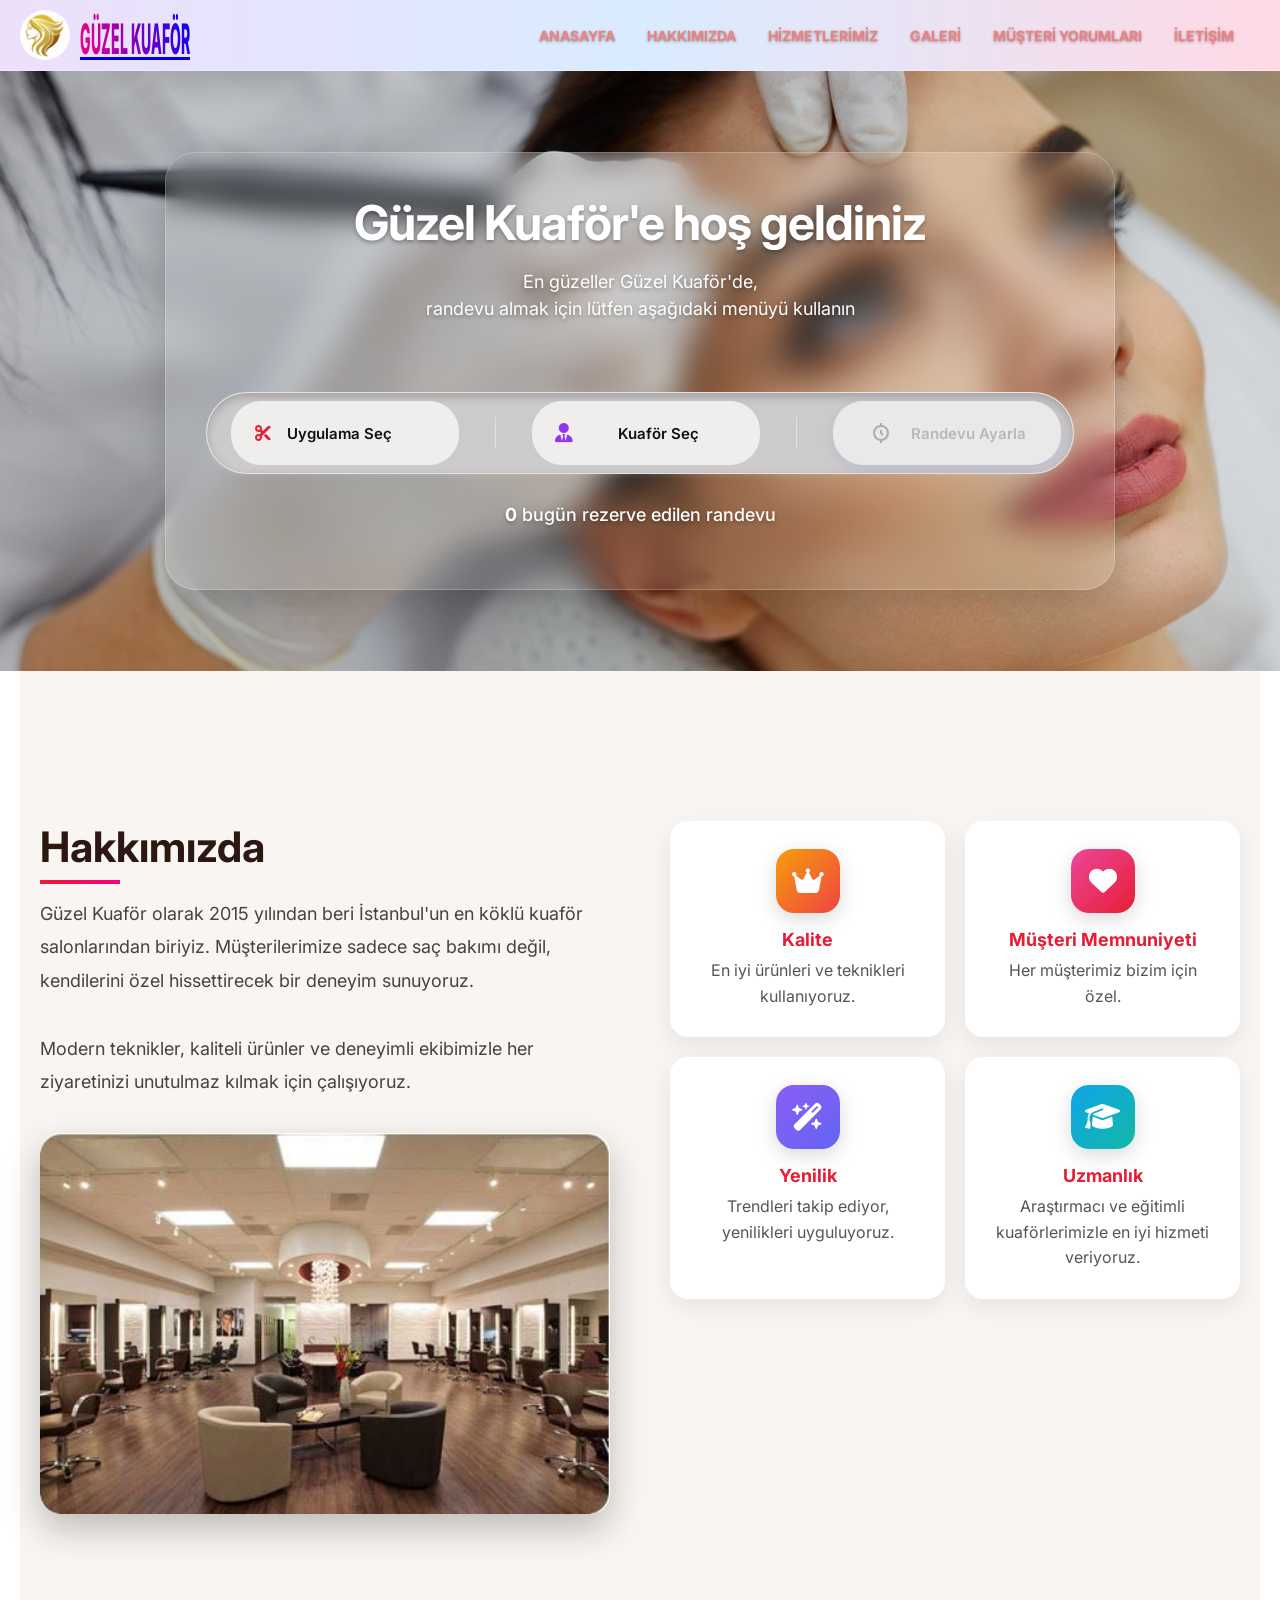
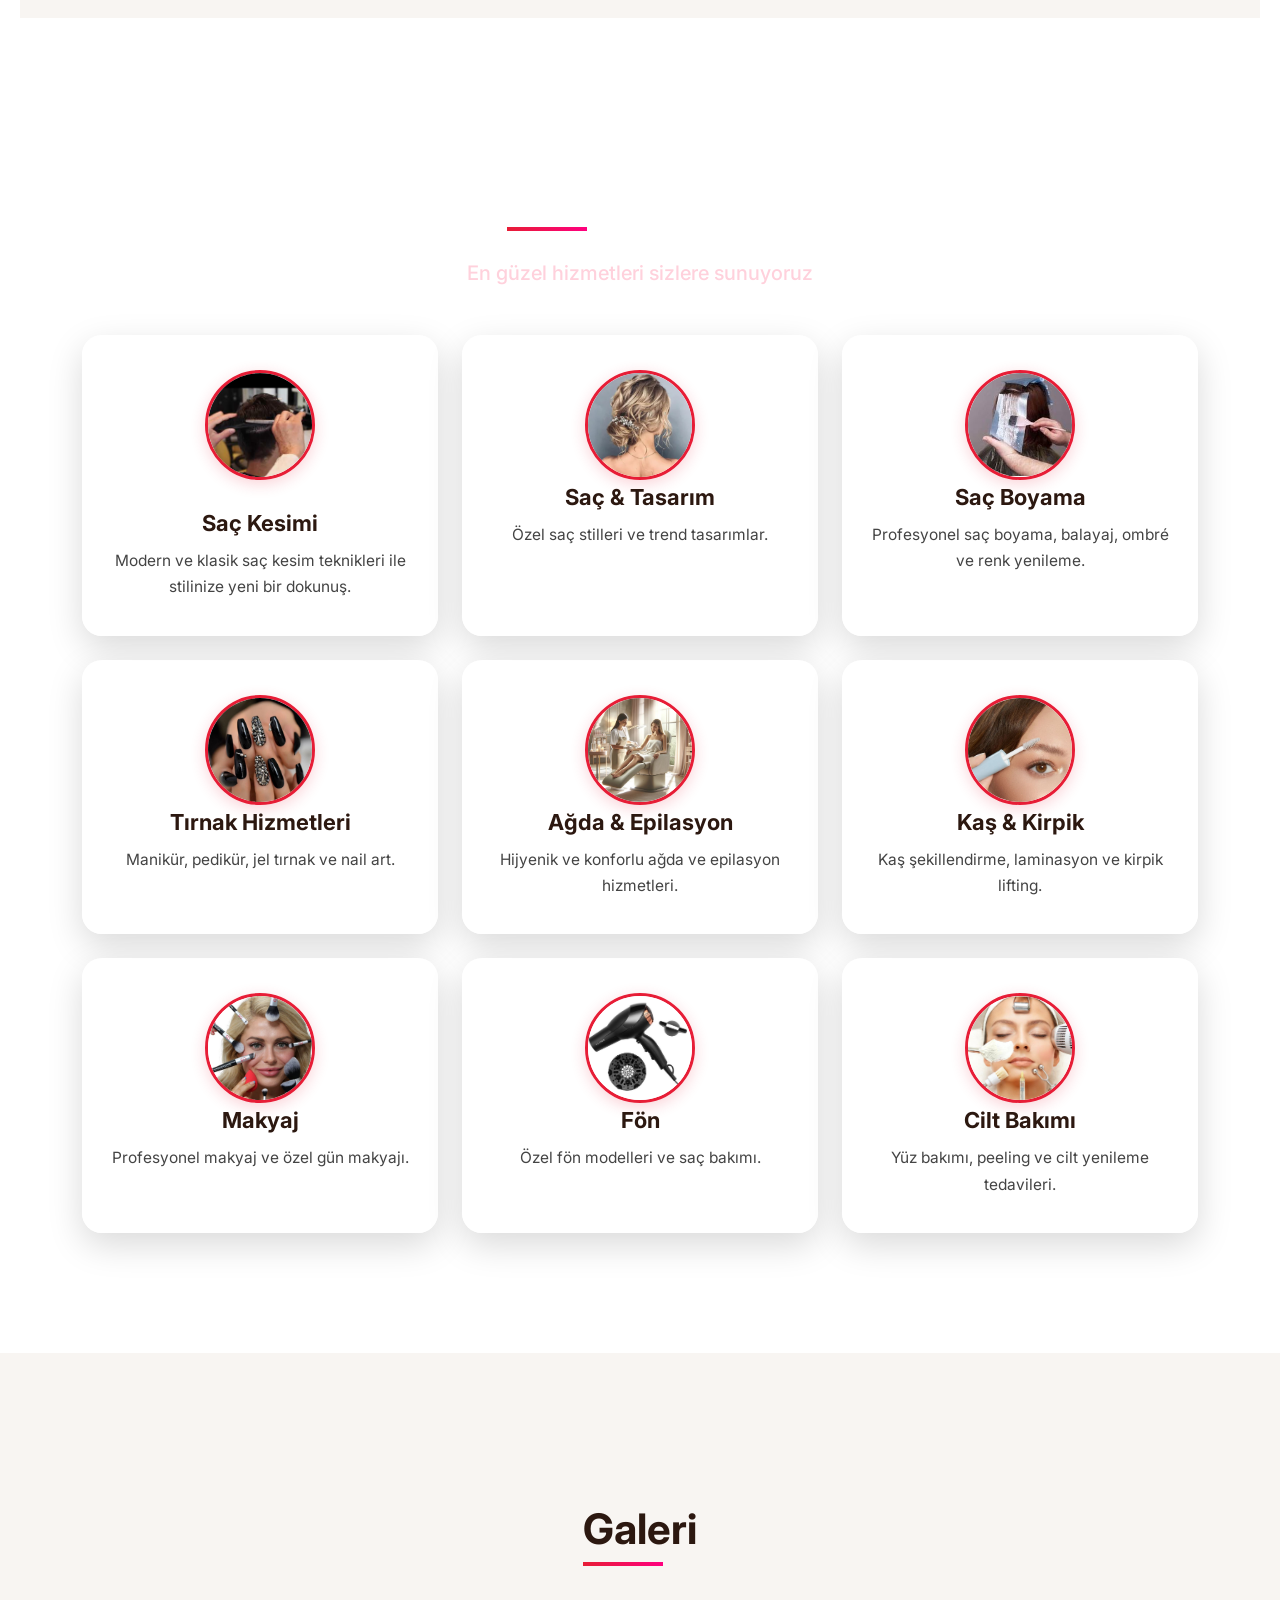
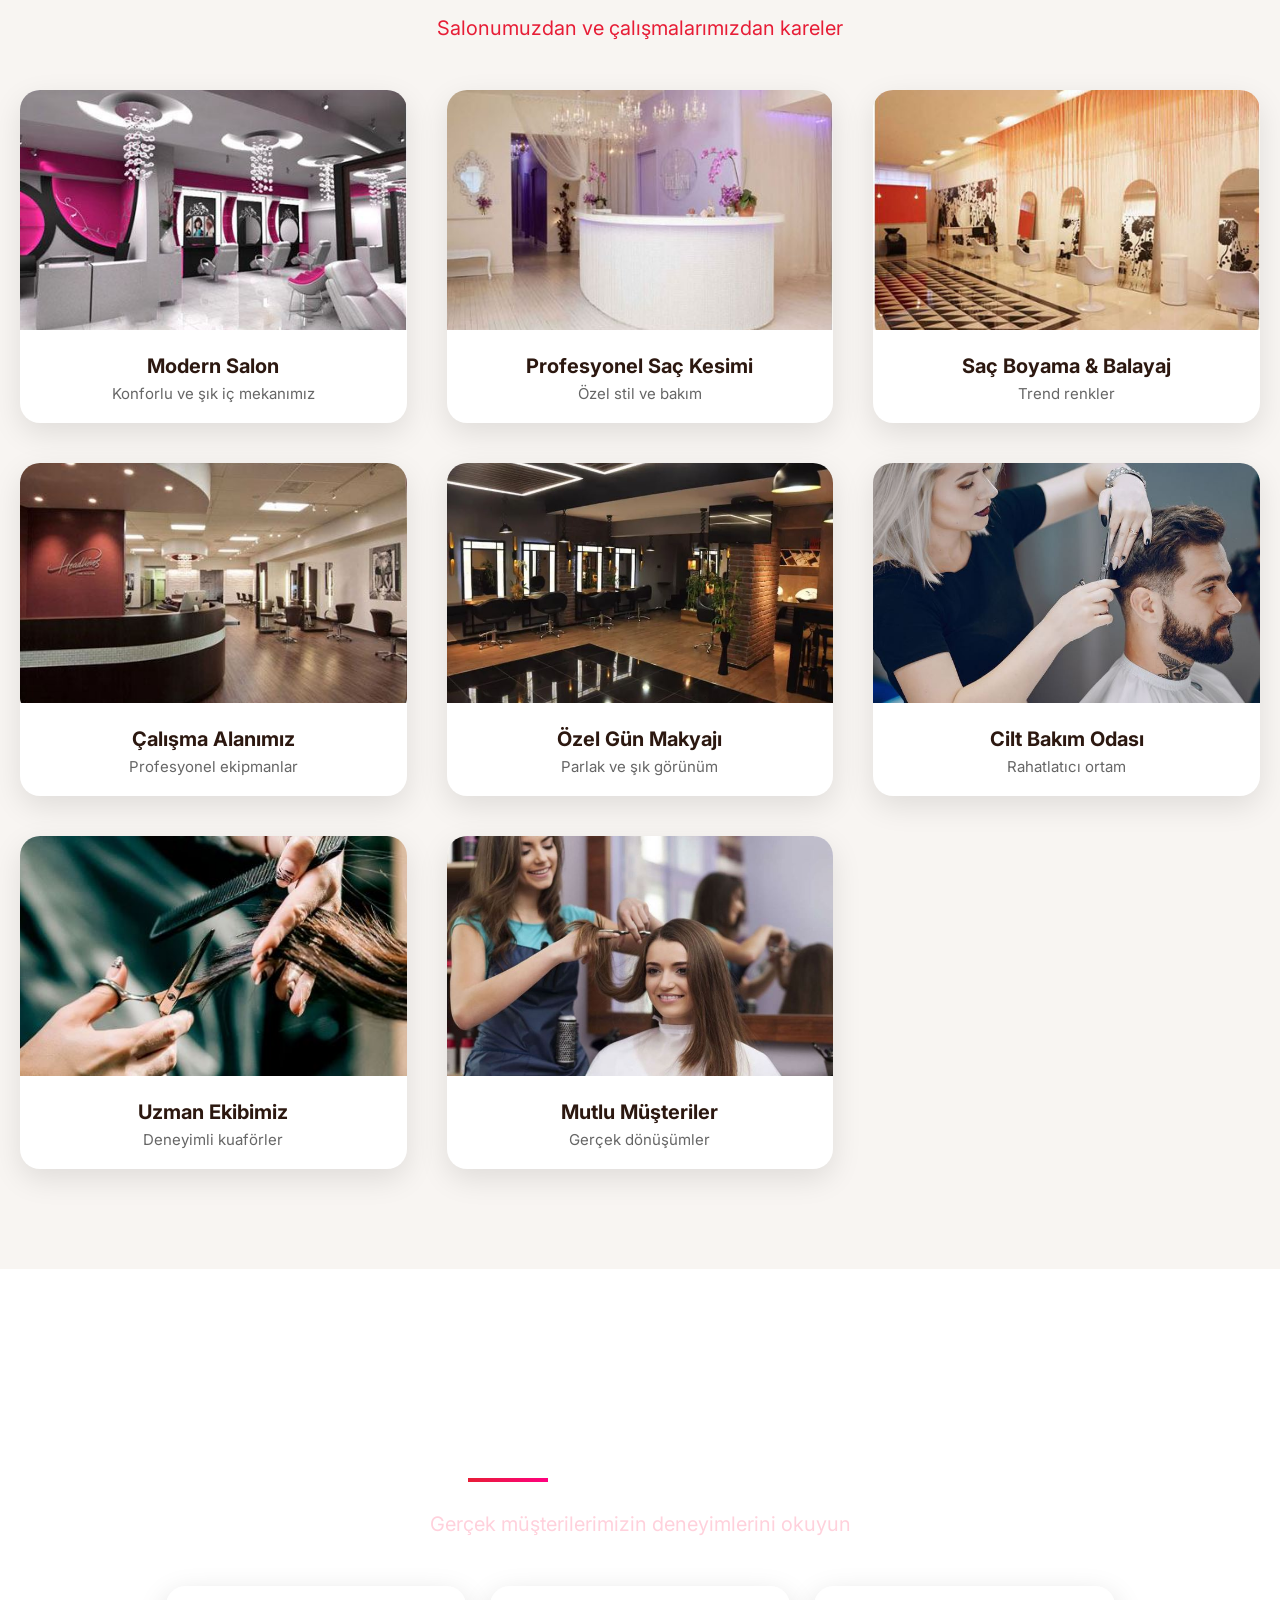
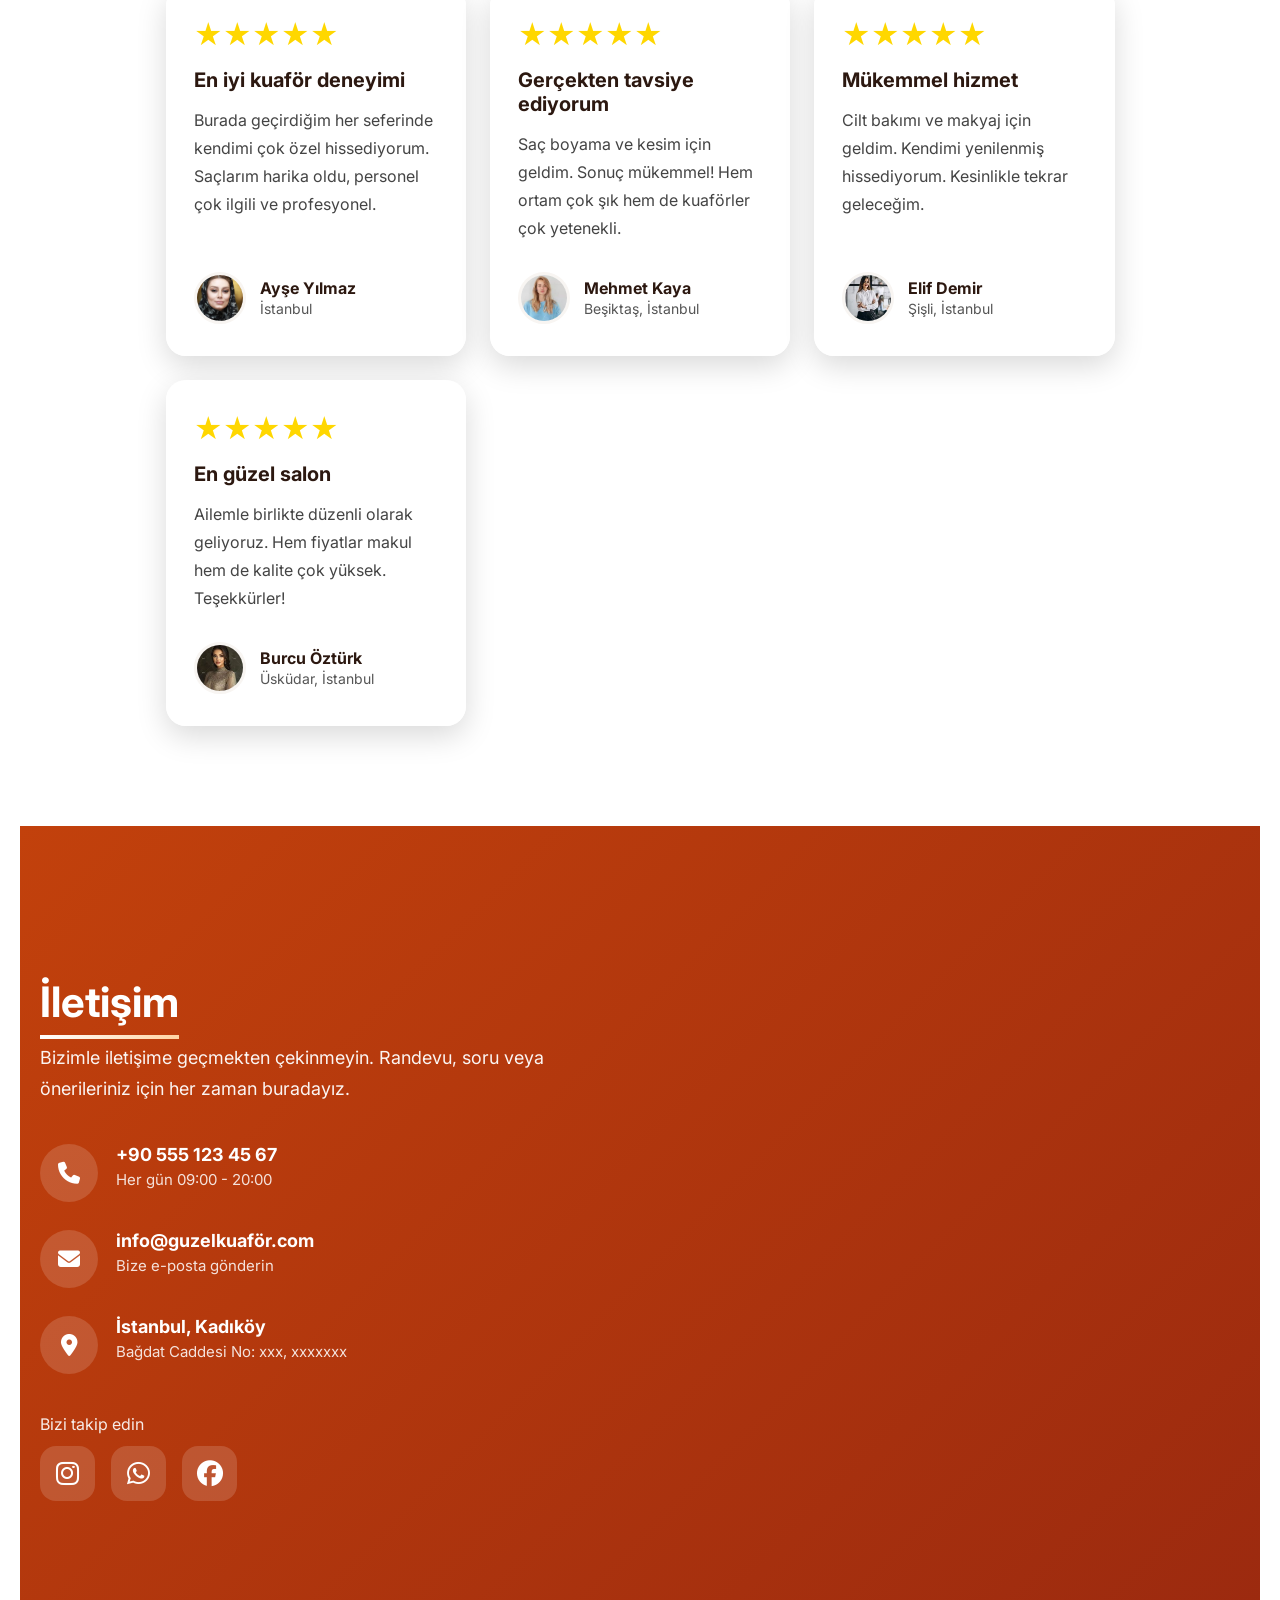
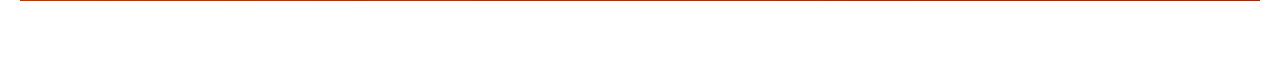
<file: index.html>
<!doctype html>
<html lang="tr">
  <head>
    <meta charset="UTF-8" />
    <meta name="viewport" content="width=device-width, initial-scale=1.0" />
    <meta name="google" content="notranslate" />
    <title>Güzel Kuaför</title>
    <link
      href="https://fonts.googleapis.com/css2?family=Inter:wght@400;500;600;700;800&display=swap"
      rel="stylesheet"
    />
    <link
      rel="stylesheet"
      href="https://cdnjs.cloudflare.com/ajax/libs/font-awesome/6.4.0/css/all.min.css"
    />
    <link rel="stylesheet" href="style.css" />
  </head>
  <body>
    <!-- هدر اصلی -->

    <header>
      <a href="#" class="logo-section">
        <img src="./pics/logo3.JPG" alt="Logo" class="site-logo" />
        <div class="gradient-text brand-name">GÜZEL KUAFÖR</div>
      </a>
      <button class="hamburger-menu" onclick="toggleMenu()">
        <i class="fa-solid fa-bars"></i>
      </button>

      <ul class="main-navigation-menu" id="mainMenu">
        <li class="menu-link-item"><a href="#">ANASAYFA</a></li>
        <li class="menu-link-item"><a href="#hakkimizda">HAKKIMIZDA</a></li>
        <li class="menu-link-item"><a href="#hizmetler">Hizmetlerimiz</a></li>
        <li class="menu-link-item"><a href="#galeri">Galeri</a></li>
        <li class="menu-link-item">
          <a href="#yorumlar">Müşteri Yorumları</a>
        </li>
        <li class="menu-link-item"><a href="#iletisim">İLETİŞİM</a></li>
      </ul>
    </header>

    <!-- لایه تاریک منوی موبایل -->
    <div class="menu-overlay" id="menuOverlay" onclick="toggleMenu()"></div>

    <!-- بنر اصلی -->
    <section class="hero-banner-area">
      <div class="main-container">
        <h1>Güzel Kuaför'e hoş geldiniz</h1>
        <p>
          En güzeller Güzel Kuaför'de, <br />
          randevu almak için lütfen aşağıdaki menüyü kullanın
        </p>

        <div class="search-bar">
          <!-- انتخاب فعالیت -->
          <div class="dropdown-wrapper" id="aktiviteWrapper">
            <button class="search-item" type="button" id="aktiviteMainBtn">
              <span
                class="dynamic-avatar-placeholder"
                id="aktiviteIconContainer"
              >
                <i
                  class="fa-solid fa-scissors"
                  style="color: #e71d36; font-size: 16px"
                ></i>
              </span>
              <span id="selectedAktiviteText">Uygulama Seç</span>
            </button>
            <ul class="dropdown-menu" id="aktiviteMenu">
              <li data-icon="sac-kesimi">
                <i
                  class="fa-solid fa-scissors"
                  style="color: #e71d36; font-size: 16px"
                ></i
                ><span>Saç Kesimi</span>
              </li>
              <li data-icon="sac-tasarim">
                <i
                  class="fa-solid fa-wand-magic-sparkles"
                  style="color: #9333ea; font-size: 16px"
                ></i
                ><span>Saç & Tasarım</span>
              </li>
              <li data-icon="sac-boyama">
                <i
                  class="fa-solid fa-palette"
                  style="color: #f59e0b; font-size: 16px"
                ></i
                ><span>Saç Boyama</span>
              </li>
              <li data-icon="tirnak">
                <i
                  class="fa-solid fa-hand-sparkles"
                  style="color: #ec4899; font-size: 16px"
                ></i
                ><span>Tırnak Hizmetleri</span>
              </li>
              <li data-icon="agda">
                <i
                  class="fa-solid fa-leaf"
                  style="color: #16a34a; font-size: 16px"
                ></i
                ><span>Ağda & Epilasyon</span>
              </li>
              <li data-icon="kas-kirpik">
                <i
                  class="fa-solid fa-eye"
                  style="color: #0ea5e9; font-size: 16px"
                ></i
                ><span>Kaş & Kirpik</span>
              </li>
              <li data-icon="makyaj">
                <i
                  class="fa-solid fa-paintbrush"
                  style="color: #f43f5e; font-size: 16px"
                ></i
                ><span>Makyaj</span>
              </li>
              <li data-icon="fon">
                <i
                  class="fa-solid fa-wind"
                  style="color: #6366f1; font-size: 16px"
                ></i
                ><span>Fön</span>
              </li>
              <li data-icon="cilt">
                <i
                  class="fa-solid fa-spa"
                  style="color: #14b8a6; font-size: 16px"
                ></i
                ><span>Cilt Bakımı</span>
              </li>
            </ul>
          </div>

          <div class="divider"></div>

          <!-- انتخاب آرایشگر -->
          <div class="dropdown-wrapper" id="kuaforWrapper">
            <button class="search-item" type="button" id="kuaforMainBtn">
              <span class="dynamic-avatar-placeholder" id="kuaforIconContainer">
                <i
                  class="fa-solid fa-user-tie"
                  style="color: #9333ea; font-size: 20px"
                ></i>
              </span>
              <span id="selectedKuaforText">Kuaför Seç</span>
            </button>
            <ul class="dropdown-menu" id="kuaforMenu">
              <li>
                <img src="./pics/ahmad.JPG" class="avatar" alt="Ahmet" /><span
                  >Ahmet</span
                >
              </li>
              <li>
                <img src="./pics/mehmet.JPG" class="avatar" alt="Mehmet" /><span
                  >Mehmet</span
                >
              </li>
              <li>
                <img src="./pics/Ayse.JPG" class="avatar" alt="Ayşe" /><span
                  >Ayşe</span
                >
              </li>
              <li>
                <img src="./pics/burcu.JPG" class="avatar" alt="Burcu" /><span
                  >Burcu</span
                >
              </li>
              <li>
                <img src="./pics/Elif.JPG" class="avatar" alt="Elif" /><span
                  >Elif</span
                >
              </li>
              <li>
                <img src="./pics/nevin.JPG" class="avatar" alt="Nevin" /><span
                  >Nevin</span
                >
              </li>
            </ul>
          </div>

          <div class="divider"></div>

          <!-- دکمه رزرو -->
          <div class="dropdown-wrapper">
            <button
              class="search-item randevu-action-btn btn-disabled"
              type="button"
              id="openRandevuBtn"
            >
              <svg
                viewBox="0 0 24 24"
                fill="none"
                stroke="currentColor"
                stroke-width="2"
                style="margin-right: 6px"
              >
                <circle cx="12" cy="12" r="7"></circle>
                <polyline points="12 9 12 12 14 14"></polyline>
                <path d="M12 2v3M12 19v3"></path>
              </svg>
              <span>Randevu Ayarla</span>
            </button>
          </div>
        </div>

        <div class="stats-text">
          <strong id="liveStatsCount">0</strong> bugün rezerve edilen randevu
        </div>
      </div>
    </section>

    <!-- style="padding-top: 150px" -->
    <!-- ==================== HAKKIMIZDA BÖLÜMÜ ==================== -->

    <section id="hakkimizda" class="about-section" style="padding-top: 150px">
      <div class="about-container">
        <div class="about-content">
          <h2>Hakkımızda</h2>
          <p class="about-text">
            Güzel Kuaför olarak 2015 yılından beri İstanbul'un en köklü kuaför
            salonlarından biriyiz. Müşterilerimize sadece saç bakımı değil,
            kendilerini özel hissettirecek bir deneyim sunuyoruz.
          </p>
          <p class="about-text">
            Modern teknikler, kaliteli ürünler ve deneyimli ekibimizle her
            ziyaretinizi unutulmaz kılmak için çalışıyoruz.
          </p>
          <div class="about-image">
            <img src="./pics/hakkimizda.JPG" alt="Güzel Kuaför Salonu" />
          </div>
        </div>
        <div class="values">
          <div class="value-item">
            <div
              class="value-icon"
              style="background: linear-gradient(135deg, #f59e0b, #ef4444)"
            >
              <i class="fa-solid fa-crown"></i>
            </div>
            <h3>Kalite</h3>
            <p>En iyi ürünleri ve teknikleri kullanıyoruz.</p>
          </div>
          <div class="value-item">
            <div
              class="value-icon"
              style="background: linear-gradient(135deg, #ec4899, #e71d36)"
            >
              <i class="fa-solid fa-heart"></i>
            </div>
            <h3>Müşteri Memnuniyeti</h3>
            <p>Her müşterimiz bizim için özel.</p>
          </div>
          <div class="value-item">
            <div
              class="value-icon"
              style="background: linear-gradient(135deg, #8b5cf6, #6366f1)"
            >
              <i class="fa-solid fa-wand-magic-sparkles"></i>
            </div>
            <h3>Yenilik</h3>
            <p>Trendleri takip ediyor, yenilikleri uyguluyoruz.</p>
          </div>
          <div class="value-item">
            <div
              class="value-icon"
              style="background: linear-gradient(135deg, #0ea5e9, #14b8a6)"
            >
              <i class="fa-solid fa-graduation-cap"></i>
            </div>
            <h3>Uzmanlık</h3>
            <p>
              Araştırmacı ve eğitimli kuaförlerimizle en iyi hizmeti veriyoruz.
            </p>
          </div>
        </div>
      </div>
    </section>

    <!-- ==================== HİZMETLERİMİZ ==================== -->
    <section id="hizmetler" class="services-section" style="padding-top: 150px">
      <div class="services-container">
        <h2>Hizmetlerimiz</h2>
        <p class="services-subtitle" style="margin-top: 30px">
          En güzel hizmetleri sizlere sunuyoruz
        </p>

        <div class="services-grid">
          <div class="service-card">
            <div class="service-icon">
              <img src="./pics/sk.JPG" alt="Saç Kesimi" class="hizmetImg" />
            </div>
            <h3>Saç Kesimi</h3>
            <p>
              Modern ve klasik saç kesim teknikleri ile stilinize yeni bir
              dokunuş.
            </p>
          </div>

          <div class="service-card">
            <img src="./pics/ST.JPG" alt="Saç & Tasarım" class="hizmetImg" />
            <h3>Saç & Tasarım</h3>
            <p>Özel saç stilleri ve trend tasarımlar.</p>
          </div>

          <div class="service-card">
            <img src="./pics/sb.JPG" alt="Saç boya" class="hizmetImg" />
            <h3>Saç Boyama</h3>
            <p>Profesyonel saç boyama, balayaj, ombré ve renk yenileme.</p>
          </div>

          <div class="service-card">
            <img src="./pics/th.JPG" alt="tirnak" class="hizmetImg" />
            <h3>Tırnak Hizmetleri</h3>
            <p>Manikür, pedikür, jel tırnak ve nail art.</p>
          </div>

          <div class="service-card">
            <img src="./pics/ep.JPG" alt="epilasyon" class="hizmetImg" />
            <h3>Ağda & Epilasyon</h3>
            <p>Hijyenik ve konforlu ağda ve epilasyon hizmetleri.</p>
          </div>

          <div class="service-card">
            <img src="./pics/kk.JPG" alt="kas" class="hizmetImg" />
            <h3>Kaş & Kirpik</h3>
            <p>Kaş şekillendirme, laminasyon ve kirpik lifting.</p>
          </div>

          <div class="service-card">
            <img src="./pics/mak.JPG" alt="makyaj" class="hizmetImg" />
            <h3>Makyaj</h3>
            <p>Profesyonel makyaj ve özel gün makyajı.</p>
          </div>

          <div class="service-card">
            <img src="./pics/fon.JPG" alt="fon" class="hizmetImg" />
            <h3>Fön</h3>
            <p>Özel fön modelleri ve saç bakımı.</p>
          </div>

          <div class="service-card">
            <img src="./pics/cb.JPG" alt="cilt bakimi" class="hizmetImg" />
            <h3>Cilt Bakımı</h3>
            <p>Yüz bakımı, peeling ve cilt yenileme tedavileri.</p>
          </div>
        </div>
      </div>
    </section>

    <!-- ==================== GALERİ ==================== -->
    <section id="galeri" class="gallery-section" style="padding-top: 150px">
      <div class="gallery-container">
        <h2>Galeri</h2>
        <p class="gallery-subtitle" style="margin-top: 50px">
          Salonumuzdan ve çalışmalarımızdan kareler
        </p>

        <div class="gallery-grid">
          <!-- کارت 1 -->
          <div class="gallery-card">
            <img src="./pics/p1.JPG" alt="Kuaför Salonu İç Mekan" />
            <div class="gallery-info">
              <h3>Modern Salon</h3>
              <p>Konforlu ve şık iç mekanımız</p>
            </div>
          </div>

          <!-- کارت 2 -->
          <div class="gallery-card">
            <img src="./pics/p2.JPG" alt="Saç Kesimi" />
            <div class="gallery-info">
              <h3>Profesyonel Saç Kesimi</h3>
              <p>Özel stil ve bakım</p>
            </div>
          </div>

          <!-- کارت 3 -->
          <div class="gallery-card">
            <img src="./pics/p3.JPG" alt="Saç Boyama" />
            <div class="gallery-info">
              <h3>Saç Boyama & Balayaj</h3>
              <p>Trend renkler</p>
            </div>
          </div>

          <!-- کارت 4 -->
          <div class="gallery-card">
            <img src="./pics/p4.JPG" alt="Kuaför Aksesuarları" />
            <div class="gallery-info">
              <h3>Çalışma Alanımız</h3>
              <p>Profesyonel ekipmanlar</p>
            </div>
          </div>

          <!-- کارت 5 -->
          <div class="gallery-card">
            <img src="./pics/p5.JPG" alt="Makyaj" />
            <div class="gallery-info">
              <h3>Özel Gün Makyajı</h3>
              <p>Parlak ve şık görünüm</p>
            </div>
          </div>

          <!-- کارت 6 -->
          <div class="gallery-card">
            <img src="./pics/p6.JPG" alt="Cilt Bakımı" />
            <div class="gallery-info">
              <h3>Cilt Bakım Odası</h3>
              <p>Rahatlatıcı ortam</p>
            </div>
          </div>

          <!-- کارت 7 -->
          <div class="gallery-card">
            <img src="./pics/p7.JPG" alt="Ekibimiz" />
            <div class="gallery-info">
              <h3>Uzman Ekibimiz</h3>
              <p>Deneyimli kuaförler</p>
            </div>
          </div>

          <!-- کارت 8 -->
          <div class="gallery-card">
            <img src="./pics/p8.JPG" alt="Müşteri Memnuniyeti" />
            <div class="gallery-info">
              <h3>Mutlu Müşteriler</h3>
              <p>Gerçek dönüşümler</p>
            </div>
          </div>
        </div>
      </div>
    </section>

    <!-- ==================== MÜŞTERİ YORUMLARI ==================== -->
    <section id="yorumlar" class="reviews-section" style="padding-top: 150px">
      <div class="reviews-container">
        <h2>Müşteri Yorumları</h2>
        <p class="reviews-subtitle" style="margin-top: 30px">
          Gerçek müşterilerimizin deneyimlerini okuyun
        </p>

        <div class="reviews-grid">
          <!-- Yorum 1 ------>
          <div class="review-card">
            <div class="stars">★★★★★</div>
            <h3>En iyi kuaför deneyimi</h3>
            <p>
              Burada geçirdiğim her seferinde kendimi çok özel hissediyorum.
              Saçlarım harika oldu, personel çok ilgili ve profesyonel.
            </p>
            <div class="reviewer">
              <img src="./pics/yorum1.JPG" alt="Ayşe Yılmaz" />
              <div>
                <strong>Ayşe Yılmaz</strong>
                <span>İstanbul</span>
              </div>
            </div>
          </div>

          <!-- Yorum 2 -->
          <div class="review-card">
            <div class="stars">★★★★★</div>
            <h3>Gerçekten tavsiye ediyorum</h3>
            <p>
              Saç boyama ve kesim için geldim. Sonuç mükemmel! Hem ortam çok şık
              hem de kuaförler çok yetenekli.
            </p>
            <div class="reviewer">
              <img src="./pics/yorum2.JPG" alt="Mehmet Kaya" />
              <div>
                <strong>Mehmet Kaya</strong>
                <span>Beşiktaş, İstanbul</span>
              </div>
            </div>
          </div>

          <!-- Yorum 3 -->
          <div class="review-card">
            <div class="stars">★★★★★</div>
            <h3>Mükemmel hizmet</h3>
            <p>
              Cilt bakımı ve makyaj için geldim. Kendimi yenilenmiş
              hissediyorum. Kesinlikle tekrar geleceğim.
            </p>
            <div class="reviewer">
              <img src="./pics/yorum3.JPG" alt="Elif Demir" />
              <div>
                <strong>Elif Demir</strong>
                <span>Şişli, İstanbul</span>
              </div>
            </div>
          </div>

          <!-- Yorum 4 -->
          <div class="review-card">
            <div class="stars">★★★★★</div>
            <h3>En güzel salon</h3>
            <p>
              Ailemle birlikte düzenli olarak geliyoruz. Hem fiyatlar makul hem
              de kalite çok yüksek. Teşekkürler!
            </p>
            <div class="reviewer">
              <img src="./pics/yorum4.JPG" alt="Burcu Öztürk" />
              <div>
                <strong>Burcu Öztürk</strong>
                <span>Üsküdar, İstanbul</span>
              </div>
            </div>
          </div>
        </div>
      </div>
    </section>

    <!-- ==================== İLETİŞİM ==================== -->
    <section id="iletisim" class="contact-section" style="padding-top: 150px">
      <div class="contact-container">
        <div class="contact-content">
          <h2>İletişim</h2>
          <p class="contact-desc">
            Bizimle iletişime geçmekten çekinmeyin. Randevu, soru veya
            önerileriniz için her zaman buradayız.
          </p>

          <div class="contact-info">
            <!-- Telefon -->
            <div class="contact-item">
              <div class="icon-circle">
                <i
                  class="fa-solid fa-phone"
                  style="color: #fff; font-size: 22px"
                ></i>
              </div>
              <div>
                <strong>+90 555 123 45 67</strong>
                <span>Her gün 09:00 - 20:00</span>
              </div>
            </div>

            <!-- Email -->
            <div class="contact-item">
              <div class="icon-circle">
                <i
                  class="fa-solid fa-envelope"
                  style="color: #fff; font-size: 22px"
                ></i>
              </div>
              <div>
                <strong>info@guzelkuaför.com</strong>
                <span>Bize e-posta gönderin</span>
              </div>
            </div>

            <!-- Adres -->
            <div class="contact-item">
              <div class="icon-circle">
                <i
                  class="fa-solid fa-location-dot"
                  style="color: #fff; font-size: 22px"
                ></i>
              </div>
              <div>
                <strong>İstanbul, Kadıköy</strong>
                <span>Bağdat Caddesi No: xxx, xxxxxxx</span>
              </div>
            </div>
          </div>

          <!-- Sosyal Medya -->
          <div class="social-media">
            <p>Bizi takip edin</p>
            <div class="social-icons">
              <a href="#" class="social-btn" style="text-decoration: none"
                ><i
                  class="fa-brands fa-instagram"
                  style="color: #fff; font-size: 26px"
                ></i
              ></a>
              <a href="#" class="social-btn" style="text-decoration: none"
                ><i
                  class="fa-brands fa-whatsapp"
                  style="color: #fff; font-size: 26px"
                ></i
              ></a>
              <a href="#" class="social-btn" style="text-decoration: none"
                ><i
                  class="fa-brands fa-facebook"
                  style="color: #fff; font-size: 26px"
                ></i
              ></a>
            </div>
          </div>
        </div>

        <!-- Harita (Lokasyon) -->
        <div class="contact-map">
          <iframe
            src="https://www.google.com/maps/embed?pb=!1m18!1m12!1m3!1d3011.123456789!2d29.123456!3d40.987654!2m3!1f0!2f0!3f0!3m2!1i1024!2i768!4f13.1!3m3!1m2!1s0x0%3A0x0!2zM40uMDAwMDAwMDAwMDAwMDAw!5e0!3m2!1str!2str!4v1234567890"
            width="100%"
            height="380"
            style="border: 0; border-radius: 20px"
            allowfullscreen=""
            loading="lazy"
          >
          </iframe>
        </div>
      </div>
    </section>

    <!-- مدال رزرو -->
    <div class="modal-overlay" id="randevuModal">
      <div class="modal-box" id="modalBox">
        <button class="modal-close-x btnCloseModal" type="button">×</button>
        <div class="modal-header" id="modalMainTitle">Randevu İşlemleri</div>

        <div id="stepUserAuth">
          <div class="form-group">
            <label>Adınız ve Soyadınız</label>
            <input
              type="text"
              id="inputFullName"
              placeholder="Örn. Ahmet Yılmaz"
            />
          </div>
          <div class="form-group">
            <label>Telefon Numaranız</label>
            <input
              type="tel"
              id="inputPhone"
              placeholder="Örn. 0555 123 45 67"
            />
          </div>
          <button
            class="btn btn-primary"
            style="width: 100%"
            id="btnCheckUser"
            type="button"
          >
            Devam Et
          </button>
        </div>

        <div id="stepNewRandevu" class="step-hidden">
          <div class="calendar-container">
            <div class="calendar-header">
              <button type="button" class="calendar-btn" id="prevMonth">
                ‹
              </button>
              <span id="calendarTitle">Mayıs 2026</span>
              <button type="button" class="calendar-btn" id="nextMonth">
                ›
              </button>
            </div>
            <div class="calendar-weekdays">
              <span>Pzt</span><span>Sal</span><span>Çar</span><span>Per</span>
              <span>Cum</span><span>Cmt</span><span>Paz</span>
            </div>
            <div class="calendar-days" id="calendarDays"></div>
          </div>

          <div class="slots-container disabled-area" id="slotsSection">
            <div class="slots-title">Ziyaret Saati Seçin</div>
            <div class="slots-grid">
              <div class="slot-item" data-slot="Sabah (10:00 - 12:00)">
                Sabah<br /><span class="slot-period">10:00 - 12:00</span>
              </div>
              <div class="slot-item" data-slot="Öğle (13:00 - 15:00)">
                Öğle<br /><span class="slot-period">13:00 - 15:00</span>
              </div>
              <div class="slot-item" data-slot="İkindi (15:00 - 17:00)">
                İkindi<br /><span class="slot-period">15:00 - 17:00</span>
              </div>
              <div class="slot-item" data-slot="Akşam (17:00 - 19:00)">
                Akşam<br /><span class="slot-period">17:00 - 19:00</span>
              </div>
            </div>
          </div>

          <div class="action-btns">
            <button
              class="btn btn-success"
              id="btnSaveRandevu"
              type="button"
              disabled
            >
              Randevuyu Kaydet
            </button>
            <button class="btn btn-secondary btnCloseModal" type="button">
              Kapat
            </button>
          </div>
        </div>

        <div id="stepExistingUser" class="step-hidden">
          <div class="alert-box">
            Daha önceden alınmış bir randevunuz bulunmaktadır!<br />Lütfen
            yapmak istediğiniz işlemi seçin.
          </div>
          <div class="action-btns" style="flex-direction: column; gap: 10px">
            <button class="btn btn-warning" id="btnEditExisting" type="button">
              Randevuyu Düzenle
            </button>
            <button class="btn btn-danger" id="btnCancelExisting" type="button">
              Randevuyu İptal Et
            </button>
            <button class="btn btn-secondary" id="btnBackToAuth" type="button">
              Geri Dön
            </button>
          </div>
        </div>

        <!-- جایگزین بخش stepAdminPanel در فایل index.html -->
        <div id="stepAdminPanel" class="step-hidden admin-modal-wrapper">
          <div class="admin-header">
            <h3>Yönetim Paneli</h3>
          </div>
          <div class="admin-actions">
            <button class="btn btn-warning" id="btnClearStorage">
              Tümünü Sil
            </button>
            <button class="btn btn-primary" id="btnChangePassword">
              Şifre Değiştir
            </button>
            <!-- <button class="btn btn-secondary" id="btnAdminBack">
              Çıkış Yap
            </button> -->
          </div>

          <!-- جدول -->
          <div class="table-responsive" style="margin-top: 20px">
            <table class="admin-table">
              <thead>
                <tr>
                  <th>Müşteri</th>
                  <th>Telefon</th>
                  <th>İşlem</th>
                  <th>Kuaför</th>
                  <th>Tarih & Saat</th>
                  <th>İşlem</th>
                </tr>
              </thead>
              <tbody id="adminTableBody"></tbody>
            </table>
          </div>
        </div>
        <!-- <div class="table-responsive">
          <table class="admin-table">
            <thead>
              <tr>
                <th>Müşteri</th>
                <th>Telefon</th>
                <th>İşlem</th>
                <th>Kuaför</th>
                <th>Tarih & Saat</th>
                <th>İşlem</th>
              </tr>
            </thead>
            <tbody id="adminTableBody"></tbody>
          </table>
        </div> -->
        <!-- دکمه خروج اینجابود -->
      </div>
    </div>
    <!-- مدال تغییر رمز عبور -->
    <div
      id="passwordModal"
      class="step-hidden"
      style="
        position: fixed;
        top: 0;
        left: 0;
        width: 100%;
        height: 100%;
        background: rgba(0, 0, 0, 0.6);
        display: flex;
        justify-content: center;
        align-items: center;
        z-index: 9999;
      "
    >
      <div
        style="
          background: #fff;
          padding: 25px;
          border-radius: 12px;
          width: 90%;
          max-width: 400px;
          position: relative;
        "
      >
        <button
          id="closePassModal"
          style="
            position: absolute;
            top: 10px;
            right: 10px;
            border: none;
            background: none;
            cursor: pointer;
            font-size: 20px;
          "
        >
          ✖
        </button>
        <h3 style="margin-bottom: 15px">Şifre Değiştir</h3>
        <input
          type="password"
          id="oldPass"
          placeholder="Eski Şifre"
          style="
            width: 100%;
            margin-bottom: 10px;
            padding: 10px;
            border: 1px solid #ccc;
            border-radius: 5px;
          "
        />
        <input
          type="password"
          id="newPass"
          placeholder="Yeni Şifre"
          style="
            width: 100%;
            margin-bottom: 10px;
            padding: 10px;
            border: 1px solid #ccc;
            border-radius: 5px;
          "
        />
        <input
          type="password"
          id="confirmNewPass"
          placeholder="Yeni Şifre (Tekrar)"
          style="
            width: 100%;
            margin-bottom: 15px;
            padding: 10px;
            border: 1px solid #ccc;
            border-radius: 5px;
          "
        />
        <button
          id="savePassBtn"
          class="btn btn-primary"
          style="
            width: 100%;
            padding: 10px;
            border: none;
            border-radius: 5px;
            cursor: pointer;
            background: #0d6efd;
            color: white;
          "
        >
          Şifreyi Güncelle
        </button>
      </div>
    </div>
    <!-- ===================== مدال لوگین ادمین ===================== -->
    <div id="adminLoginModal" style="
      display:none;
      position:fixed;top:0;left:0;width:100%;height:100%;
      background:rgba(0,0,0,0.6);
      justify-content:center;align-items:center;
      z-index:99999;
    ">
      <div style="
        background:#fff;padding:32px 28px;border-radius:16px;
        width:90%;max-width:360px;position:relative;
        box-shadow:0 20px 60px rgba(0,0,0,0.3);
      ">
        <button id="closeAdminLogin" style="
          position:absolute;top:12px;right:14px;
          border:none;background:none;cursor:pointer;font-size:22px;color:#888;
        ">✖</button>
        <div style="text-align:center;margin-bottom:20px;">
          <div style="font-size:32px;margin-bottom:6px;">🔐</div>
          <h3 style="margin:0;font-size:18px;color:#333;">Yönetici Girişi</h3>
        </div>
        <input type="text" id="adminLoginUser" placeholder="Kullanıcı Adı" style="
          width:100%;padding:11px 14px;margin-bottom:12px;
          border:1.5px solid #ddd;border-radius:8px;font-size:14px;
          box-sizing:border-box;outline:none;
        "/>
        <input type="password" id="adminLoginPass" placeholder="Şifre" style="
          width:100%;padding:11px 14px;margin-bottom:8px;
          border:1.5px solid #ddd;border-radius:8px;font-size:14px;
          box-sizing:border-box;outline:none;
        "/>
        <div id="adminLoginError" style="
          display:none;color:#e74c3c;font-size:13px;
          margin-bottom:10px;text-align:center;
        ">Kullanıcı adı veya şifre hatalı!</div>
        <button id="btnAdminLoginConfirm" style="
          width:100%;padding:12px;background:linear-gradient(135deg,#667eea,#764ba2);
          color:#fff;border:none;border-radius:8px;font-size:15px;
          font-weight:600;cursor:pointer;
        ">Giriş Yap</button>
      </div>
    </div>

    <!-- =============== JAVASCRIPT =============== -->
    <script src="app.js"></script>
  </body>
</html>
</file>
<file: style.css>
html {
  scroll-behavior: smooth;
}
* {
  margin: 0;
  padding: 0;
  box-sizing: border-box;
  font-family: "Inter", sans-serif;
}

body {
  background-color: #ffffff;
  min-height: 100vh;
  display: flex;
  flex-direction: column;
  align-items: center;
  color: #111111;
  padding-bottom: 60px;
  overflow-x: hidden;
}

/* ====================== هدر و منوی اصلی ====================== */

header {
  width: 100%;
  padding: 10px 10px;
  display: flex;
  justify-content: space-between;
  align-items: center;
  background: linear-gradient(
    90deg,
    rgba(138, 43, 226, 0.15),
    rgba(0, 123, 255, 0.15),
    rgba(255, 0, 85, 0.15)
  );
  backdrop-filter: blur(10px);
  border-bottom: 1px solid rgba(255, 255, 255, 0.3);
  position: sticky;
  top: 0;
  z-index: 1000;
}
.logo-section {
  display: flex;
  align-items: center;
  gap: 10px; /* فاصله ۱۰ پیکسلی بین لوگو و متن */
  margin-left: 10px; /* فاصله ۱۰ پیکسلی از لبه سمت چپ */
}
.site-logo {
  width: 50px;
  height: 50px;
  object-fit: cover; /* برای اینکه تصویر دفرمه نشود */
  border-radius: 50%; /* اگر می‌خواهید حالت دایره‌ای فعلی حفظ شود */
}
.brand-name {
  font-size: 35px; /* اندازه فونت */
  font-weight: 800; /* ضخامت بیشتر */
  color: #333;
  white-space: nowrap;

  /* کشیدن متن در راستای عمودی */
  display: inline-block;
  transform: scaleY(3); /* عدد ۱.۴ یعنی ۴۰ درصد کشیده‌تر شود */
  transform-origin: center;

  /* تنظیمات برای قرارگیری دقیق در مرکز عمودی هدر */
  margin-top: 5px;
}
header a img {
  border-radius: 50%;
}
/* لوگو در موبایل و دسکتاپ */
.cherry-logo-box {
  display: flex;
  flex-direction: column;
  align-items: center; /* وسط‌چین کردن */
  justify-content: center;
  text-decoration: none;
  position: absolut;
  top: 0;
  gap: 4px;
}
/* استایل مربوط به لوگو و متن */
.fixed-logo-container {
  position: fixed; /* فیکس کردن در صفحه */
  top: 10px; /* فاصله از بالا */
  right: 20px; /* فاصله از راست (اگر می‌خواهید چپ باشد از left استفاده کنید) */
  z-index: 2000; /* مقدار بیشتر از منو باشد تا روی آن قرار بگیرد */
}

.cherry-logo-box {
  display: flex;
  flex-direction: column; /* برای اینکه متن زیر لوگو باشد */
  align-items: center;
  text-decoration: none;
}

.cherry-logo-box img {
  width: 50px; /* سایز لوگو */
  border-radius: 50%;
}
.main-header {
  position: fixed;
  top: 0;
  left: 0;
  width: 100%;
  z-index: 1000;
}
.gradient-text {
  font-size: 14px;
  font-weight: 800;
  background-image: linear-gradient(45deg, #ff007f, #0400ff);
  -webkit-background-clip: text;
  background-clip: text;
  color: transparent;
}

.main-navigation-menu {
  display: flex;
  align-items: center;
  list-style: none;
  margin-right: 20px; /* فاصله از لبه سمت راست */
  gap: 0px;
}

.menu-link-item {
  position: relative;
  height: 100%;
  display: flex;
  align-items: center;
}

.menu-link-item > a {
  text-decoration: none;
  font-size: 14px;
  font-weight: 700;
  text-transform: uppercase;
  padding: 10px 16px;
  /*color: #cc0000;   قرمز تیره - خوانا روی هر پس‌زمینه */
  /* color: #5b00cc; */
  color: #ee8080;
  text-shadow: 0 1px 3px rgba(0, 0, 0, 0.4); /* ← این خط رو اضافه کن */
  transition: all 0.3s ease;
  position: relative;
  height: 100%;
  display: flex;
  align-items: center;
  border-radius: 6px;
}

.menu-link-item > a::after {
  content: "";
  position: absolute;
  bottom: -6px;
  left: 50%;
  transform: translateX(-50%);
  width: 0;
  height: 3px;
  background-color: #e71d36;
  transition: width 0.3s ease;
}

/* هاور دسکتاپ - فقط عرض متن */
.menu-link-item > a:hover {
  background-color: rgba(0, 0, 0, 0.25);
  color: #fffbfb;
  border-radius: 25px;
}

.menu-link-item > a:hover::after {
  width: 85%; /* خط قرمز فقط زیر متن */
}
/* ====================== بنر و نوار جستجو ====================== */

.hero-banner-area {
  width: 100%;
  min-height: 600px;
  position: relative;
  background:
    linear-gradient(rgba(0, 0, 0, 0.1), rgba(0, 0, 0, 0.1)),
    url("./pics/bg.JPG") center/cover no-repeat;
  display: flex;
  justify-content: center;
  align-items: center;
  align-self: stretch;
}

.main-container {
  width: 90%;
  max-width: 950px;
  padding: 40px;
  background: rgba(255, 255, 255, 0.1);
  backdrop-filter: blur(15px);
  border: 1px solid rgba(255, 255, 255, 0.2);
  border-radius: 30px;
  box-shadow: 0 10px 40px rgba(0, 0, 0, 0.2);
  display: flex;
  flex-direction: column;
  align-items: center;
  text-align: center;
  color: #ffffff;
}

.main-container h1 {
  font-size: 48px;
  font-weight: 700;
  letter-spacing: -1px;
  margin-bottom: 16px;
}

.main-container p {
  font-size: 18px;
  margin-bottom: 40px;
  line-height: 1.5;
}

.main-container h1,
.main-container p,
.stats-text {
  color: #ffffff !important;
  text-shadow: 0 2px 4px rgba(0, 0, 0, 0.3);
}

.search-bar {
  border-radius: 100px !important;
  padding: 8px 12px 8px 24px !important;
  display: flex !important;
  align-items: center !important;
  gap: 20px;
  box-shadow:
    inset 0 4px 10px rgba(0, 0, 0, 0.2),
    0 2px 5px rgba(255, 255, 255, 0.1) !important;
  background-color: #cccaca !important;
  border: 1px solid rgba(255, 255, 255, 0.5) !important;
  width: 100% !important;
  max-width: 900px !important;
  margin: 30px auto !important;
  position: relative !important;
  z-index: 20 !important;
}

.dropdown-wrapper {
  flex: 1;
  position: relative;
  display: flex;
  align-items: center;
  background-color: rgb(240, 237, 237);
  border-radius: 30px;
}

.search-item {
  width: 100%;
  display: flex;
  align-items: center;
  gap: 12px;
  background: none;
  border: none;
  padding: 20px 20px;
  cursor: pointer;
  font-size: 15px;
  font-weight: 600;
  color: #111111;
  transition: background 0.2s;
  border-radius: 50px;
}

.search-item:hover:not(.btn-disabled) {
  background-color: #bebaba;
}

.search-item.randevu-action-btn {
  background-color: #0400ff;
  color: #ffffff;
  justify-content: center;
  padding: 20px 28px;
  border-radius: 50px;
  box-shadow: 0 4px 15px rgba(4, 0, 255, 0.2);
  transition: all 0.2s ease;
}

.search-item.randevu-action-btn:hover:not(.btn-disabled) {
  background-color: #0300cc;
  transform: translateY(-1px);
}

.search-item.btn-disabled {
  opacity: 0.4;
  cursor: not-allowed;
  background-color: #e0e0e0 !important;
  color: #666666 !important;
}

.search-item svg,
.search-item .dynamic-avatar-placeholder {
  width: 24px;
  height: 24px;
  color: #4a4a4a;
  flex-shrink: 0;
  display: flex;
  align-items: center;
  justify-content: center;
}

.search-item img.dynamic-avatar {
  width: 50px;
  height: 50px;
  border-radius: 50%;
  object-fit: cover;
  border: 1px solid #e0e0e0;
  flex-shrink: 0;
}
#kuaforIconContainer + span,
#selectedKuaforText {
  margin-left: 30px;
}
.dropdown-menu {
  position: absolute;
  top: 125%;
  left: 0;
  width: 100%;
  background-color: #ffffff;
  border-radius: 16px;
  box-shadow: 0 10px 25px rgba(0, 0, 0, 0.1);
  border: 1px solid rgba(0, 0, 0, 0.08);
  list-style: none;
  padding: 8px 0;
  z-index: 100;
  opacity: 0;
  visibility: hidden;
  transform: translateY(-10px);
  transition: all 0.25s ease;
}

.dropdown-menu li {
  padding: 10px 20px;
  font-size: 14px;
  color: #333;
  cursor: pointer;
  display: flex;
  align-items: center;
  gap: 12px;
}

.dropdown-menu li:hover {
  background-color: #f5f5f5;
}

.dropdown-wrapper.active .dropdown-menu {
  opacity: 1;
  visibility: visible;
  transform: translateY(0);
}

.divider {
  width: 1px;
  height: 32px;
  background-color: #e0e0e0;
  margin: 0 16px;
}

.stats-text {
  font-size: 18px;
  font-weight: 500;
  margin-bottom: 24px;
}

/* همبرگر */
.hamburger-menu {
  display: none;
  background: none;
  border: none;
  font-size: 28px;
  cursor: pointer;
  color: #111;
  z-index: 1001;
}

/* ====================== مدال، تقویم و ادمین ====================== */

.modal-overlay {
  position: fixed;
  inset: 0;
  background: rgba(0, 0, 0, 0.6);
  display: flex;
  justify-content: center;
  align-items: center;
  z-index: 2000;
  opacity: 0;
  visibility: hidden;
  transition: all 0.3s ease;
}

.modal-overlay.open {
  opacity: 1;
  visibility: visible;
}

.modal-box {
  background: #ffffff;
  width: 100%;
  max-width: 500px;
  max-height: 90vh;
  border-radius: 24px;
  padding: 30px 25px;
  box-shadow: 0 20px 50px rgba(0, 0, 0, 0.3);
  overflow-y: auto;
  position: relative;
}

.modal-box.admin-mode {
  max-width: 90% !important;
  width: 90% !important;
  height: 90vh !important;
  display: flex;
  flex-direction: column;
}

.modal-close-x {
  position: absolute;
  top: 15px;
  right: 15px;
  background: #f5f5f5;
  border: none;
  width: 32px;
  height: 32px;
  border-radius: 50%;
  font-size: 16px;
  font-weight: 700;
  color: #666;
  cursor: pointer;
}

.modal-close-x:hover {
  background: #e71d36;
  color: white;
}

.modal-header {
  font-size: 20px;
  font-weight: 700;
  margin-bottom: 20px;
  text-align: center;
}

.form-group {
  margin-bottom: 15px;
}

.form-group label {
  display: block;
  font-size: 14px;
  font-weight: 600;
  margin-bottom: 6px;
  color: #4a4a4a;
}

.form-group input {
  width: 100%;
  padding: 12px 16px;
  border: 1px solid #e0e0e0;
  border-radius: 12px;
  font-size: 15px;
  outline: none;
}

.form-group input:focus {
  border-color: #0400ff;
}

.step-hidden {
  display: none !important;
}

/* تقویم و اسلات‌ها */
.calendar-container {
  border: 1px solid #e0e0e0;
  border-radius: 16px;
  overflow: hidden;
  margin-bottom: 20px;
}

.calendar-header {
  background: linear-gradient(180deg, #e32636, #bd1322);
  color: white;
  padding: 12px 15px;
  display: flex;
  justify-content: space-between;
  align-items: center;
  font-weight: 700;
}

.calendar-btn {
  background: none;
  border: none;
  color: white;
  font-size: 20px;
  cursor: pointer;
}

.calendar-weekdays {
  display: grid;
  grid-template-columns: repeat(7, 1fr);
  background: #bd1322;
  color: white;
  text-align: center;
  padding: 6px 0;
  font-weight: 600;
}

.calendar-days {
  display: grid;
  grid-template-columns: repeat(7, 1fr);
  padding: 10px;
  gap: 5px;
  background: #fff;
}

.calendar-days span {
  padding: 8px 0;
  font-weight: 600;
  cursor: pointer;
  border-radius: 8px;
  text-align: center;
}

.calendar-days span:hover:not(.empty):not(.past-day) {
  background: #f5f5f5;
}

.calendar-days span.selected {
  background: #2344bb !important;
  color: white !important;
}

.calendar-days span.sunday {
  color: #bd1322;
}

.calendar-days span.past-day {
  color: #ccc;
  background: #fafafa;
  cursor: not-allowed;
  pointer-events: none;
}

.slots-container.disabled-area {
  opacity: 0.4;
  pointer-events: none;
}

.slots-title {
  font-size: 14px;
  font-weight: 600;
  margin-bottom: 10px;
  color: #4a4a4a;
}

.slots-grid {
  display: grid;
  grid-template-columns: repeat(2, 1fr);
  gap: 10px;
}

.slot-item {
  border: 1px solid #e0e0e0;
  padding: 12px;
  border-radius: 12px;
  text-align: center;
  cursor: pointer;
  font-size: 13px;
  font-weight: 600;
  transition: all 0.2s;
}

.slot-item:hover {
  background: #f5f5f5;
}

.slot-item.selected {
  border-color: #2344bb;
  background: rgba(35, 68, 187, 0.1);
  color: #2344bb;
}

.slot-period {
  font-size: 11px;
  color: #777;
  margin-top: 2px;
}

.action-btns {
  display: flex;
  gap: 12px;
  margin-top: 20px;
}

.btn {
  flex: 1;
  padding: 14px;
  border-radius: 14px;
  font-size: 15px;
  font-weight: 700;
  border: none;
  cursor: pointer;
  transition: opacity 0.2s;
}

.btn:hover {
  opacity: 0.9;
}

.btn:disabled {
  opacity: 0.4;
  cursor: not-allowed;
}

.btn-primary {
  background: #0400ff;
  color: white;
}
.btn-success {
  background: #2ec4b6;
  color: white;
}
.btn-danger {
  background: #e71d36;
  color: white;
}
.btn-warning {
  background: #ff9f1c;
  color: white;
}
.btn-secondary {
  background: #e0e0e0;
  color: #333;
}
.logo-section {
  cursor: default;
}
.btn-warning:hover {
  background-color: #f0c02f;
  transform: scale(0.95);
}

.btn-primary:hover {
  background-color: #4086ee;
  transform: scale(0.95);
}
.alert-box {
  background: #ffe3e3;
  border: 1px solid #ffb3b3;
  color: #d61c1c;
  padding: 15px;
  border-radius: 12px;
  text-align: center;
  margin-bottom: 20px;
}

/* ادمین پنل */
.admin-modal-wrapper {
  background: #f8f9fa; /* رنگ پس‌زمینه پنل */
  padding: 20px;
  width: 100%;
  border-radius: 12px;
}
.admin-header {
  background: #f3aeae;
  padding: 15px;
  border-radius: 0px;
  text-align: center;
  margin-bottom: 20px;
  box-shadow: 0 2px 5px rgba(0, 0, 0, 0.1);
}
/* ادمین پنل - بهبود موبایل */
.admin-title-area {
  display: flex;
  justify-content: space-between;
  align-items: center;
  margin-bottom: 20px;
  border-bottom: 2px solid #edf2f7;
  padding-bottom: 16px;
  flex-wrap: wrap;
  gap: 12px;
}
.btn-clear-all {
  background: #fff5f5;
  border: 1px solid #feb2b2;
  color: #c53030;
  padding: 8px 14px;
  border-radius: 10px;
  font-size: 13px;
  font-weight: 600;
  cursor: pointer;
  white-space: nowrap;
}

.btn-clear-all:hover {
  background: #fed7d7;
}

.table-responsive {
  width: 100%;
  overflow-x: auto;
  flex: 1;
  border: 1px solid #edf2f7;
  border-radius: 16px;
  background: #fafafa;
  margin-bottom: 20px;
}
/* یکسان‌سازی دکمه‌ها */
.admin-actions {
  display: flex;
  gap: 10px;
  align-items: stretch; /* این باعث می‌شود همه دکمه‌ها هم‌ارتفاع شوند */
  width: 100%;
}
.admin-table {
  width: 100%;
  border-collapse: collapse;
  font-size: 14px;
}
/* یکسان‌سازی استایل دکمه‌ها */
.admin-actions .btn {
  flex: 1; /* هر سه دکمه عرض مساوی می‌گیرند */
  height: 50px; /* ارتفاع ثابت برای همه دکمه‌ها */
  padding: 0;
  display: flex;
  align-items: center;
  justify-content: center;
  margin: 0; /* حذف مارجین‌های اضافی */
  border-radius: 8px;
  font-weight: bold;
}
/* .admin-actions .btn :hover {
  transform: scale(0.85);
} */
.admin-table th {
  background: #dededf;
  padding: 16px;
  text-align: left;
  font-weight: 700;
  position: sticky;
  top: 0;
}

.admin-table td {
  padding: 16px;
  border-bottom: 1px solid #dededf;
}

.btn-delete-row {
  background: #fff5f5;
  color: #e53e3e;
  border: 1px solid #fed7d7;
  padding: 6px 14px;
  border-radius: 8px;
  font-weight: 700;
  cursor: pointer;
}

.btn-delete-row:hover {
  background: #e53e3e;
  color: white;
}

.badge {
  display: inline-block;
  padding: 4px 10px;
  border-radius: 6px;
  font-size: 12px;
  font-weight: 600;
}

.badge-aktivite {
  background: #e3f2fd;
  color: #0d47a1;
}
.badge-kuafor {
  background: #f3e5f5;
  color: #4a148c;
}
.badge-date {
  background: #fff3e0;
  color: #e65100;
}

/* ====================== ریسپانسیو ====================== */

.menu-overlay {
  display: none;
  position: fixed;
  inset: 0;
  background: rgba(0, 0, 0, 0.6);
  z-index: 999;
}

@media screen and (max-width: 768px) {
  header {
    padding: 12px 20px;
    /* flex-direction: row; */
  }
  .cherry-logo-box {
    align-items: center; /* وسط‌چین در موبایل */
  }
  .hamburger-menu {
    display: block;
    font-size: 28px;
  }

  /* منوی دسکتاپ */
  .main-navigation-menu {
    display: none;
    flex-direction: column;
    position: fixed;
    top: 75px;
    right: 15px;
    width: 220px;
    background: rgba(255, 255, 255, 0.98);
    backdrop-filter: blur(15px);
    padding: 8px 0; /* فاصله کلی منو کمتر */
    border-radius: 16px;
    box-shadow: 0 10px 30px rgba(0, 0, 0, 0.2);
    z-index: 1000;
    border: 1px solid rgba(0, 0, 0, 0.08);
  }

  .main-navigation-menu.show {
    display: flex;
  }

  .menu-link-item > a {
    padding: 16px 25px;
    width: 100%;
    justify-content: flex-start;
    font-size: 15px;
    position: relative; /* خیلی مهم */
    border-radius: 6px;
  }

  /* Hover در موبایل هم دقیقاً مثل دسکتاپ */
  /* Hover یکسان برای موبایل */
  .menu-link-item > a:hover {
    background-color: rgba(0, 0, 0, 0.25);
    color: #ffffff;
    border-radius: 6px;
  }
  .search-bar {
    flex-direction: column !important;
    border-radius: 20px !important;
    width: 95% !important;
    padding: 12px !important;
    margin: 16px auto !important;
    gap: 8px;
  }
  .menu-link-item > a::after {
    display: block;
  }
  /* .menu-link-item > a:hover::after {
    display: block !important;
    width: 85%;
    left: 50%;
    transform: translateX(-50%);
  } */
  .menu-link-item > a:hover::after {
    left: 25px;
    transform: none;
    width: calc(100% - 50px);
  }
  .search-item {
    padding: 14px 16px !important;
    font-size: 14px !important;
  }

  .dropdown-wrapper {
    width: 100% !important;
  }

  .divider {
    display: none !important;
  }

  .modal-box {
    width: 95%;
    padding: 25px 16px;
  }

  .action-btns {
    flex-direction: column;
    gap: 10px;
  }

  .btn {
    width: 100%;
  }
  /* .btn:hover {
    transform: scale(0.85);
  } */
  .slots-grid {
    grid-template-columns: 1fr;
    gap: 8px;
  }

  .menu-link-item {
    width: 100%;
    height: auto;
  }
  .menu-link-item > a {
    padding: 16px 25px;
    width: 100%;
    justify-content: flex-start;
    font-size: 15px;
    border-radius: 0;
  }
  .admin-title-area {
    flex-direction: column;
    align-items: stretch;
  }

  .btn-clear-all,
  .btn-change-password {
    padding: 9px 16px;
    border-radius: 10px;
    font-size: 13.5px;
    font-weight: 600;
    cursor: pointer;
    white-space: nowrap;
  }
  .btn-clear-all {
    background: #fff5f5;
    border: 1px solid #feb2b2;
    color: #c53030;
  }

  .btn-change-password {
    background: #e0f2fe;
    border: 1px solid #7dd3fc;
    color: #0369a1;
  }
  .modal-box.admin-mode {
    padding: 20px 15px;
  }
}

.avatar {
  width: 60px;
  height: 60px;
  border-radius: 50%;
  object-fit: cover;
  border: 1px solid #e0e0e0;
  background-color: #f0f0f0;
}

.dropdown-menu {
  position: absolute;
  top: 125%;
  left: 0;
  width: 100%;
  background-color: #ffffff;
  border-radius: 16px;
  box-shadow: 0 10px 25px rgba(0, 0, 0, 0.1);
  border: 1px solid rgba(0, 0, 0, 0.08);
  list-style: none;
  padding: 8px 0;
  z-index: 100;
  text-align: left;
  opacity: 0;
  visibility: hidden;
  transform: translateY(-10px);
  transition:
    opacity 0.25s ease,
    transform 0.25s ease,
    visibility 0.25s;
}

.dropdown-menu li {
  padding: 10px 20px;
  font-size: 14px;
  color: #333333;
  cursor: pointer;
  transition: background 0.2s;
  display: flex;
  align-items: center;
  gap: 12px;
}

.dropdown-menu li:hover {
  background-color: #f5f5f5;
}

.dropdown-menu li svg {
  width: 20px;
  height: 20px;
  color: #4a4a4a;
  flex-shrink: 0;
}

/* ==================== HAKKIMIZDA SEKSİYONU ==================== */
.about-section {
  padding: 100px 20px;
  background: #f8f5f2;
}

.about-container {
  max-width: 1200px;
  margin: 0 auto;
  display: grid;
  grid-template-columns: 1fr 1fr;
  gap: 60px;
  align-items: start; /* عکس و متن هم‌سطح */
}

.about-image img {
  width: 100%;
  border-radius: 20px;
  box-shadow: 0 15px 35px rgba(20, 20, 20, 0.25);
  object-fit: cover;
  height: 100%;
}

.about-content h2 {
  font-size: 42px;
  color: #2c1810;
  margin-bottom: 25px;
  position: relative;
  display: inline-block;
}

.about-content h2::after {
  content: "";
  position: absolute;
  bottom: -12px;
  left: 0;
  width: 80px;
  height: 4px;
  background: linear-gradient(to right, #e71d36, #ff007f);
}

.about-text {
  font-size: 18px;
  line-height: 1.85;
  color: #444;
  margin-bottom: 35px;
  text-align: left;
}

.values {
  display: grid;
  grid-template-columns: repeat(auto-fit, minmax(240px, 1fr));
  gap: 20px;
}

.value-item {
  background: white;
  padding: 28px 24px;
  border-radius: 18px;
  box-shadow: 0 8px 25px rgba(0, 0, 0, 0.08);
  text-align: center;
  transition: transform 0.3s ease;
}

.value-item:hover {
  transform: translateY(-8px);
}

.value-item h3 {
  margin: 12px 0 12px;
  color: #e71d36;
  font-size: 22px;
}

.value-item p {
  color: #555;
  line-height: 1.6;
}

/* ریسپانسیو */
@media screen and (max-width: 768px) {
  .about-container {
    grid-template-columns: 1fr;
    gap: 40px;
  }

  .about-section {
    padding: 80px 15px;
  }

  .about-image img {
    height: auto;
  }
}

.value-icon {
  width: 64px;
  height: 64px;
  border-radius: 18px;
  display: flex;
  align-items: center;
  justify-content: center;
  margin: 0 auto 16px;
  box-shadow: 0 6px 20px rgba(0, 0, 0, 0.15);
}

.value-icon i {
  font-size: 28px;
  color: #ffffff;
}

.value-item h3 {
  font-size: 18px;
  margin-bottom: 8px;
}
/* ==================== HİZMETLERİMİZ ==================== */
.services-section {
  padding: 120px 20px;
  background:
    /* */
    linear-gradient(rgba(0, 0, 0, 0.1), rgba(214, 212, 212, 0.1)),
    url("./pics/Hizmetlerimiz.JPG") center/cover no-repeat fixed;
  background-attachment: fixed;
  color: white;
  position: relative;
  width: 100%;
  align-self: stretch;
}

.services-container {
  max-width: 1200px;
  width: 90%;
  margin: 0 auto;
  text-align: center;
  position: relative;
  z-index: 2;
}

.services-container h2 {
  font-size: 42px;
  color: white;
  margin-bottom: 12px;
  position: relative;
  display: inline-block;
}

.services-container h2::after {
  content: "";
  position: absolute;
  bottom: -12px;
  left: 0;
  width: 80px;
  height: 4px;
  background: linear-gradient(to right, #e71d36, #ff007f);
}

.services-subtitle {
  font-size: 20px;
  color: #ffd1dc;
  margin-bottom: 50px;
  font-weight: 500;
}

.services-grid {
  display: grid;
  grid-template-columns: repeat(auto-fit, minmax(280px, 1fr));
  gap: 24px;
}

.service-card {
  background: rgba(255, 255, 255, 0.95);
  color: #222;
  padding: 35px 25px;
  border-radius: 20px;
  box-shadow: 0 12px 35px rgba(0, 0, 0, 0.15);
  transition: all 0.3s ease;
  text-align: center;
}

.service-card:hover {
  transform: translateY(-12px);
  box-shadow: 0 20px 45px rgba(231, 29, 54, 0.2);
}

.service-icon {
  font-size: 48px;
  margin-bottom: 18px;
  display: block;
}

.service-card h3 {
  font-size: 22px;
  color: #2c1810;
  margin-bottom: 12px;
}

.service-card p {
  color: #444;
  line-height: 1.7;
  font-size: 15.5px;
}

@media screen and (max-width: 768px) {
  .services-section {
    padding: 90px 15px;
  }

  .main-container {
    width: 95% !important;
    padding: 24px 16px !important;
  }

  .main-container h1 {
    font-size: 28px !important;
    margin-bottom: 10px !important;
  }

  .main-container p {
    font-size: 15px !important;
    margin-bottom: 20px !important;
  }

  .stats-text {
    font-size: 14px !important;
  }
}
.hizmetImg {
  width: 110px;
  height: 110px;
  border-radius: 50%;
  object-fit: cover;
  border: 3px solid #e71d36;
  box-shadow: 0 4px 15px rgba(231, 29, 54, 0.2);
}

/* ==================== GALERİ ==================== */
.gallery-section {
  padding: 100px 20px;
  background: #f8f5f2;
  width: 100%;
  align-self: stretch;
}

.gallery-container {
  max-width: 1300px;
  margin: 0 auto;
  text-align: center;
}

.gallery-container h2 {
  font-size: 42px;
  color: #2c1810;
  margin-bottom: 12px;
  position: relative;
  display: inline-block;
}

.gallery-container h2::after {
  content: "";
  position: absolute;
  bottom: -12px;
  left: 0;
  width: 80px;
  height: 4px;
  background: linear-gradient(to right, #e71d36, #ff007f);
}

.gallery-subtitle {
  font-size: 20px;
  color: #e71d36;
  margin-bottom: 50px;
}

.gallery-grid {
  display: grid;
  grid-template-columns: repeat(
    auto-fit,
    minmax(320px, 1fr)
  ); /* حداقل ۲ ستون */
  gap: 40px;
}

/* کنترل دقیق‌تر تعداد ستون‌ها */
@media screen and (min-width: 768px) {
  .gallery-grid {
    grid-template-columns: repeat(auto-fit, minmax(340px, 1fr));
  }
}

@media screen and (min-width: 1024px) {
  .gallery-grid {
    grid-template-columns: repeat(
      auto-fit,
      minmax(380px, 1fr)
    ); /* ۳ یا ۴ ستون در صفحه بزرگ */
  }
}

.gallery-card {
  background: white;
  border-radius: 20px;
  overflow: hidden;
  box-shadow: 0 10px 30px rgba(0, 0, 0, 0.1);
  transition: all 0.4s ease;
}

.gallery-card:hover {
  transform: translateY(-15px);
  box-shadow: 0 20px 40px rgba(231, 29, 54, 0.15);
}

.gallery-card img {
  width: 100%;
  height: 240px;
  object-fit: cover;
}

.gallery-info {
  padding: 20px;
  text-align: center;
}

.gallery-info h3 {
  font-size: 20px;
  color: #2c1810;
  margin-bottom: 6px;
}

.gallery-info p {
  color: #666;
  font-size: 15px;
  margin: 0;
}

/* موبایل - دقیقاً یک عکس در هر سطر */
@media screen and (max-width: 767px) {
  .gallery-section {
    padding: 80px 15px;
  }

  .gallery-grid {
    grid-template-columns: 1fr !important; /* فقط یک ستون */
    gap: 20px;
  }

  .gallery-card img {
    height: 220px;
  }
}
/* ==================== MÜŞTERİ YORUMLARI ==================== */
.reviews-section {
  padding: 100px 20px;
  background:
    /* */
    linear-gradient(rgba(0, 0, 0, 0.1), rgba(0, 0, 0, 0.1)),
    url("./pics/musteri.JPG") center/cover no-repeat fixed;
  background-attachment: fixed;
  color: white;
  position: relative;
}

.reviews-container {
  max-width: 1300px;
  margin: 0 auto;
  text-align: center;
  position: relative;
  z-index: 2;
}

.reviews-container h2 {
  font-size: 42px;
  color: white;
  margin-bottom: 12px;
  position: relative;
  display: inline-block;
}

.reviews-container h2::after {
  content: "";
  position: absolute;
  bottom: -12px;
  left: 0;
  width: 80px;
  height: 4px;
  background: linear-gradient(to right, #e71d36, #ff007f);
}

.reviews-subtitle {
  font-size: 20px;
  color: #ffd1dc;
  margin-bottom: 50px;
}

.reviews-grid {
  display: grid;
  grid-template-columns: repeat(auto-fit, minmax(300px, 1fr));
  gap: 24px;
}

.review-card {
  background: rgba(255, 255, 255, 0.95);
  color: #222;
  padding: 32px 28px;
  border-radius: 20px;
  box-shadow: 0 10px 30px rgba(0, 0, 0, 0.15);
  text-align: left;
  transition: all 0.3s ease;
  height: 100%;
  display: flex;
  flex-direction: column;
}

.review-card:hover {
  transform: translateY(-10px);
  box-shadow: 0 20px 40px rgba(231, 29, 54, 0.2);
}

.stars {
  color: #ffd700;
  font-size: 28px;
  margin-bottom: 16px;
}

.review-card h3 {
  font-size: 20px;
  color: #2c1810;
  margin-bottom: 14px;
}

.review-card p {
  color: #444;
  line-height: 1.75;
  margin-bottom: 30px;
  flex: 1;
}

.reviewer {
  display: flex;
  align-items: center;
  gap: 14px;
  margin-top: auto;
}

.reviewer img {
  width: 52px;
  height: 52px;
  border-radius: 50%;
  object-fit: cover;
  border: 3px solid #f8f5f2;
}

.reviewer strong {
  display: block;
  color: #2c1810;
  font-size: 16px;
}

.reviewer span {
  color: #555;
  font-size: 14px;
}

/* ریسپانسیو */
@media screen and (max-width: 768px) {
  .reviews-section {
    padding: 80px 15px;
  }

  .review-card {
    padding: 28px 24px;
  }
}
/* ==================== İLETİŞİM ==================== */
.contact-section {
  padding: 100px 20px;
  background: linear-gradient(135deg, #c2410c, #9c2a0f);
  color: white;
}

.contact-container {
  max-width: 1200px;
  margin: 0 auto;
  display: grid;
  grid-template-columns: 1fr 1fr;
  gap: 60px;
  align-items: center;
}

.contact-content h2 {
  font-size: 42px;
  margin-bottom: 16px;
  position: relative;
  display: inline-block;
}

.contact-content h2::after {
  content: "";
  position: absolute;
  bottom: -12px;
  left: 0;
  width: 100%;
  height: 4px;
  background: linear-gradient(to right, #fff, #ffd4a3);
}

.contact-desc {
  font-size: 18px;
  opacity: 0.95;
  margin-bottom: 40px;
  line-height: 1.7;
}

.contact-info {
  display: flex;
  flex-direction: column;
  gap: 28px;
}

.contact-item {
  display: flex;
  align-items: flex-start;
  gap: 18px;
}

.icon-circle {
  width: 58px;
  height: 58px;
  background: rgba(255, 255, 255, 0.15);
  border-radius: 50%;
  display: flex;
  align-items: center;
  justify-content: center;
  font-size: 26px;
  flex-shrink: 0;
}

.contact-item strong {
  display: block;
  font-size: 18px;
  margin-bottom: 4px;
}

.contact-item span {
  opacity: 0.85;
  font-size: 15px;
}

.social-media {
  margin-top: 40px;
}

.social-media p {
  margin-bottom: 12px;
  opacity: 0.9;
}

.social-icons {
  display: flex;
  gap: 16px;
}

.social-btn {
  width: 55px;
  height: 55px;
  background: rgba(255, 255, 255, 0.15);
  border-radius: 16px;
  display: flex;
  align-items: center;
  justify-content: center;
  font-size: 26px;
  transition: all 0.3s;
}

.social-btn:hover {
  background: rgba(255, 255, 255, 0.3);
  transform: scale(1.1);
}

/* ریسپانسیو */
@media screen and (max-width: 768px) {
  .contact-container {
    grid-template-columns: 1fr;
    gap: 50px;
  }

  .contact-section {
    padding: 80px 15px;
  }
}

@media screen and (max-width: 768px) {
  .admin-title-area {
    flex-direction: column;
    align-items: stretch;
  }

  .admin-actions {
    width: 100%;
  }

  .btn-clear-all,
  .btn-change-password {
    flex: 1;
    text-align: center;
    padding: 11px 16px;
    font-size: 14px;
  }
}

/* 
#btnAdminBack {
  margin-top: 15px;
  padding: 12px 20px;
  font-size: 15px;
} */
</file>
